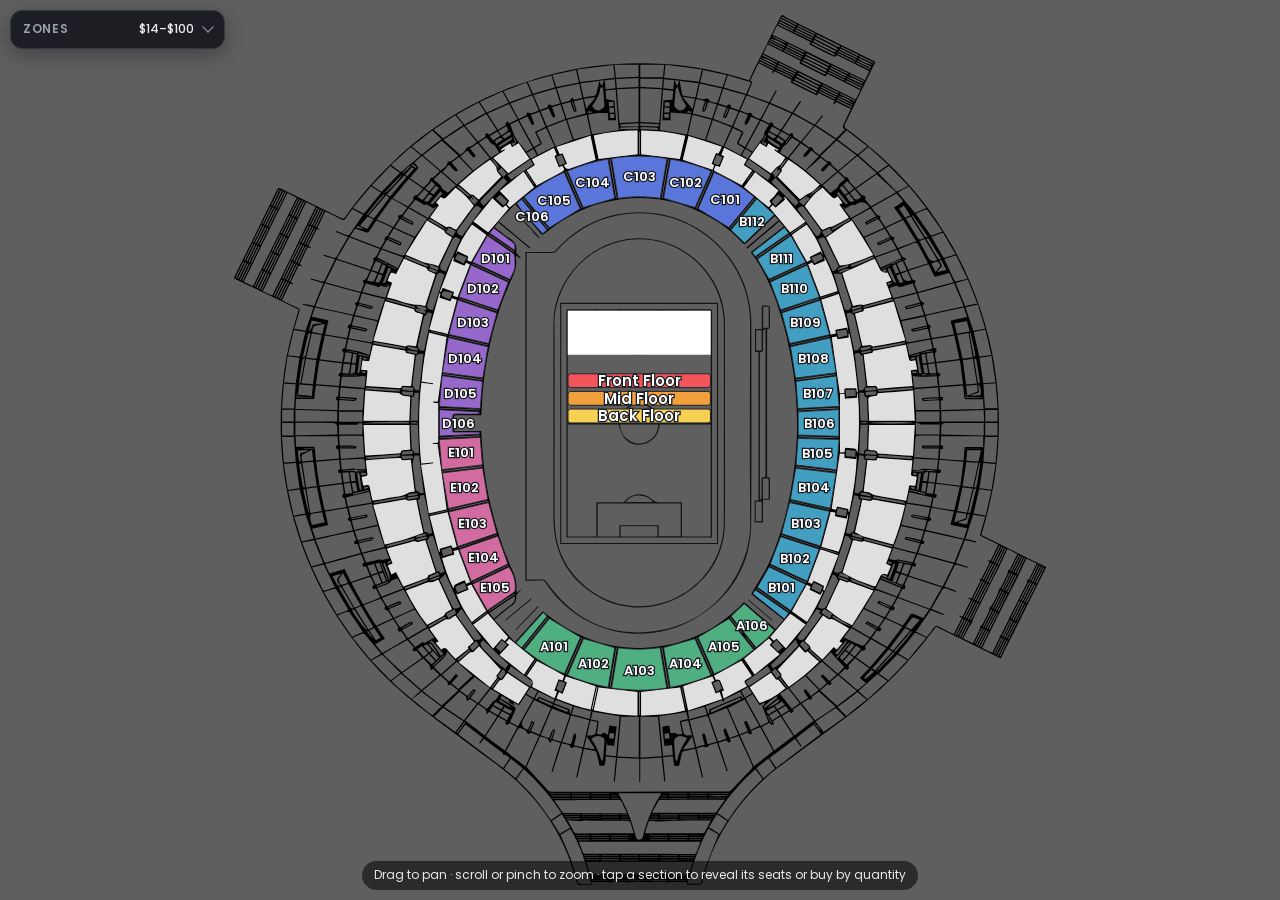
<file: index.html>
<!doctype html>
<html lang="en">
  <head>
    <meta charset="utf-8" />
    <meta
      name="viewport"
      content="width=device-width, initial-scale=1, maximum-scale=1, user-scalable=no, viewport-fit=cover"
    />
    <title>Stadium Seat Demo</title>
    <link rel="preconnect" href="https://fonts.googleapis.com" />
    <link rel="preconnect" href="https://fonts.gstatic.com" crossorigin />
    <link
      href="https://fonts.googleapis.com/css2?family=Poppins:wght@400;500;600;700&display=swap"
      rel="stylesheet"
    />
    <link rel="stylesheet" href="styles.css" />
  </head>
  <body>
    <div class="app">
      <main class="stage" id="stage">
        <p class="stage-msg" id="stage-msg">Loading layout…</p>
        <aside class="legend" id="legend" data-open="false" hidden>
          <button
            type="button"
            class="legend-toggle"
            id="legend-toggle"
            aria-expanded="false"
            aria-controls="legend-body"
          >
            <span class="legend-title">Zones</span>
            <span class="legend-range" id="legend-range"></span>
            <span class="legend-chevron" aria-hidden="true"></span>
          </button>
          <div class="legend-body" id="legend-body">
            <ul class="legend-list" id="legend-list"></ul>
          </div>
        </aside>
        <p class="hint" id="hint">
          Drag to pan · scroll or pinch to zoom · tap a section to reveal its
          seats or buy by quantity
        </p>
        <p class="toast" id="toast" hidden></p>
      </main>

      <footer class="bottombar" id="bottombar" data-open="false">
        <div class="bb-info">
          <div class="bb-head">
            <span class="bb-swatch"></span>
            <div class="bb-text">
              <span class="bb-label"></span>
              <span class="bb-zone"></span>
            </div>
            <span class="bb-price"></span>
            <button
              type="button"
              class="bb-clear"
              title="Clear selection (Esc)"
            >
              ×
            </button>
          </div>
          <div class="bb-qty" hidden>
            <button
              type="button"
              class="bb-step"
              data-step="-1"
              aria-label="One fewer"
            >
              −
            </button>
            <span class="bb-qty-value" aria-live="polite">1</span>
            <button
              type="button"
              class="bb-step"
              data-step="1"
              aria-label="One more"
            >
              +
            </button>
          </div>
          <ul class="bb-chips" hidden></ul>
        </div>
      </footer>
    </div>

    <script type="module" src="app.js"></script>
  </body>
</html>
</file>
<file: styles.css>
:root {
  /* Poppins comes from Google Fonts — the fallbacks keep the page usable
     offline, which is the demo's only network dependency. */
  --font:
    "Poppins", -apple-system, BlinkMacSystemFont, "Segoe UI", Roboto, sans-serif;
  --ease: cubic-bezier(0.2, 0.8, 0.2, 1);
  --bar-h: 0px; /* measured height of the open bottom bar, for the toast */
  --bg: #16181d;
  --panel: #1e2128;
  --panel-2: #262a33;
  --line: #343945;
  --text: #eceef2;
  --muted: #9aa1ae;
  --accent: #ffffff;
}

* {
  box-sizing: border-box;
}

@media (prefers-reduced-motion: reduce) {
  *,
  *::before,
  *::after {
    transition-duration: 0.01ms !important;
    animation-duration: 0.01ms !important;
  }
}

html,
body {
  height: 100%;
  margin: 0;
  overscroll-behavior: none;
}

body {
  background: var(--bg);
  color: var(--text);
  font: 15px/1.4 var(--font);
  -webkit-text-size-adjust: 100%;
}

/* The bar overlays the map rather than taking a grid row, so showing and hiding
   it slides a layer instead of reflowing (and re-fitting) the whole stage. */
.app {
  position: relative;
  display: grid;
  grid-template-rows: 1fr;
  height: 100dvh;
  overflow: hidden;
}

/* ---------- stage ---------- */

.stage {
  position: relative;
  overflow: hidden;
  background: #5f5f5f;
  /* the pan/pinch handlers own every gesture here */
  touch-action: none;
  -webkit-user-select: none;
  user-select: none;
  -webkit-tap-highlight-color: transparent;
}

.stage > svg {
  display: block;
  width: 100%;
  height: 100%;
}

.stage-msg {
  position: absolute;
  inset: 0;
  display: grid;
  place-content: center;
  margin: 0;
  color: #fff;
  text-align: center;
  padding: 24px;
}

.stage-msg[hidden] {
  display: none;
}

/* The hint is the opening instruction and disappears on first interaction; the
   toast reuses its pill for transient feedback afterwards, so they never
   compete for the same spot. */
.hint,
.toast {
  position: absolute;
  left: 50%;
  /* ride above the bottom bar instead of disappearing behind it */
  bottom: calc(var(--bar-h) + 10px);
  transform: translateX(-50%);
  margin: 0;
  padding: 6px 12px;
  border-radius: 999px;
  background: rgb(0 0 0 / 0.55);
  color: #e7e9ee;
  font-size: 12px;
  white-space: nowrap;
  pointer-events: none;
  transition:
    opacity 0.4s,
    bottom 280ms var(--ease);
}

.toast {
  background: rgb(0 0 0 / 0.78);
  font-weight: 500;
}

.hint[hidden],
.toast[hidden] {
  display: block;
  opacity: 0;
}

@media (max-width: 560px) {
  .hint,
  .toast {
    font-size: 11px;
    max-width: calc(100% - 24px);
    white-space: normal;
    text-align: center;
  }
}

/* ---------- legend ---------- */

.legend {
  position: absolute;
  top: max(10px, env(safe-area-inset-top));
  left: 10px;
  max-width: calc(100% - 20px);
  border-radius: 12px;
  background: rgb(22 24 29 / 0.9);
  border: 1px solid var(--line);
  box-shadow: 0 6px 20px rgb(0 0 0 / 0.3);
  overflow: hidden;
  /* the panel itself eases between its collapsed and expanded widths */
  transition: background 200ms ease;
}

.legend-toggle {
  display: flex;
  align-items: center;
  gap: 10px;
  width: 100%;
  padding: 10px 12px;
  border: 0;
  background: transparent;
  color: var(--text);
  font: inherit;
  font-size: 12px;
  text-align: left;
  cursor: pointer;
  touch-action: manipulation;
}

.legend-title {
  font-weight: 600;
  letter-spacing: 0.06em;
  text-transform: uppercase;
  color: var(--muted);
}

/* the collapsed pill still answers "what does a ticket cost here?" */
.legend-range {
  margin-left: auto;
  color: var(--text);
  font-weight: 500;
  font-variant-numeric: tabular-nums;
  opacity: 1;
  transition: opacity 200ms ease;
}

.legend[data-open="true"] .legend-range {
  opacity: 0;
}

.legend-chevron {
  width: 8px;
  height: 8px;
  flex: none;
  border-right: 1.6px solid var(--muted);
  border-bottom: 1.6px solid var(--muted);
  transform: translateY(-2px) rotate(45deg);
  transition: transform 280ms var(--ease);
}

.legend[data-open="true"] .legend-chevron {
  transform: translateY(1px) rotate(225deg);
}

/*
 * Height is animated from a measured pixel value set in JS rather than the
 * usual 0fr -> 1fr grid trick. That trick collapses here: `overflow: hidden`
 * zeroes the item's contribution, so the flexible track resolves to nothing but
 * the padding and the panel opens 10px tall. `display` cannot be transitioned
 * and `max-height` needs a magic number, so a measured height it is.
 */
.legend-body {
  height: 0;
  overflow: hidden;
  transition: height 280ms var(--ease);
}

.legend-list {
  margin: 0;
  padding: 0 12px 10px;
  list-style: none;
  font-size: 12px;
  opacity: 0;
  transition: opacity 180ms ease;
}

.legend[data-open="true"] .legend-list {
  opacity: 1;
  transition: opacity 220ms ease 80ms;
}

.legend-list li {
  display: flex;
  align-items: center;
  gap: 10px;
  padding: 5px 0;
  white-space: nowrap;
}

.legend-list li + li {
  border-top: 1px solid rgb(255 255 255 / 0.06);
}

.legend-name {
  display: flex;
  flex-direction: column;
  min-width: 0;
}

.legend-name b {
  font-weight: 500;
}

.legend-name small {
  color: var(--muted);
  font-size: 10.5px;
}

.legend-list em {
  margin-left: auto;
  padding-left: 16px;
  font-style: normal;
  font-weight: 600;
  font-variant-numeric: tabular-nums;
}

.swatch {
  width: 12px;
  height: 12px;
  border-radius: 3px;
  flex: none;
}

/* ---------- bottom bar ---------- */

.bottombar {
  position: absolute;
  left: 0;
  right: 0;
  bottom: 0;
  z-index: 2;
  display: flex;
  align-items: center;
  padding: 12px 14px;
  padding-bottom: max(12px, env(safe-area-inset-bottom));
  background: var(--panel);
  border-top: 1px solid var(--line);
  box-shadow: 0 -8px 24px rgb(0 0 0 / 0.35);

  transform: translateY(100%);
  opacity: 0;
  visibility: hidden;
  pointer-events: none;
  transition:
    transform 280ms var(--ease),
    opacity 180ms ease,
    visibility 0s linear 280ms;
}

.bottombar[data-open="true"] {
  transform: translateY(0);
  opacity: 1;
  visibility: visible;
  pointer-events: auto;
  transition:
    transform 280ms var(--ease),
    opacity 180ms ease,
    visibility 0s;
}

.bb-info {
  display: flex;
  flex-direction: column;
  gap: 10px;
  width: 100%;
}

.bb-head {
  display: flex;
  align-items: center;
  gap: 12px;
}

.bb-swatch {
  width: 34px;
  height: 34px;
  border-radius: 9px;
  flex: none;
}

.bb-text {
  display: flex;
  flex-direction: column;
  min-width: 0;
}

.bb-label {
  font-size: 20px;
  font-weight: 600;
  letter-spacing: 0.4px;
}

.bb-zone {
  color: var(--muted);
  font-size: 12px;
}

.bb-price {
  margin-left: auto;
  font-size: 20px;
  font-weight: 600;
  font-variant-numeric: tabular-nums;
}

.bb-clear {
  width: 32px;
  height: 32px;
  flex: none;
  border: 1px solid var(--line);
  border-radius: 8px;
  background: var(--panel-2);
  color: var(--text);
  font-size: 18px;
  line-height: 1;
  cursor: pointer;
  touch-action: manipulation;
}

/* ---------- quantity stepper ---------- */

.bb-qty {
  display: flex;
  align-items: center;
  gap: 4px;
}

.bb-qty[hidden] {
  display: none;
}

.bb-step {
  width: 40px;
  height: 36px;
  border: 1px solid var(--line);
  border-radius: 9px;
  background: var(--panel-2);
  color: var(--text);
  font: inherit;
  font-size: 20px;
  line-height: 1;
  cursor: pointer;
  touch-action: manipulation;
}

.bb-step:active:not(:disabled) {
  background: #333846;
}

/* a stepper that silently stops responding reads as broken — show the bound */
.bb-step:disabled {
  opacity: 0.35;
  cursor: default;
}

.bb-qty-value {
  min-width: 40px;
  text-align: center;
  font-size: 17px;
  font-weight: 600;
  font-variant-numeric: tabular-nums;
}

/* ---------- selected-seat chips ---------- */

.bb-chips {
  display: flex;
  gap: 6px;
  margin: 0;
  padding: 0 0 2px;
  list-style: none;
  overflow-x: auto;
  scrollbar-width: thin;
}

.bb-chips[hidden] {
  display: none;
}

.bb-chips li {
  display: flex;
  align-items: center;
  flex: none;
  height: 30px;
  padding-left: 10px;
  border: 1px solid var(--line);
  border-radius: 999px;
  background: var(--panel-2);
  font-size: 13px;
  font-weight: 600;
  letter-spacing: 0.3px;
}

.bb-chips button {
  width: 28px;
  height: 28px;
  border: 0;
  border-radius: 999px;
  background: transparent;
  color: var(--muted);
  font-size: 15px;
  line-height: 1;
  cursor: pointer;
  touch-action: manipulation;
}

.bb-chips button:hover {
  color: var(--text);
}

/* ---------- svg map ---------- */
/*
 * --k is the inverse of the current px-per-user-unit scale. Multiplying a
 * length by it pins that length to a constant on-screen size, so labels and
 * outlines stay legible instead of ballooning as the viewBox shrinks.
 */

.stage svg {
  --k: 1;
}

[data-kind] {
  cursor: pointer;
}

/* Revealing/collapsing a band fades it rather than popping display on/off, so
   it doesn't land on the same frame as the camera settling into fitTo() and
   read as a jump-cut. Opacity alone isn't enough to make a hidden band
   untappable, though: `pointer-events` is inherited, but [data-kind="seat"]
   sets its own `pointer-events: all` below, which — being a value on the
   element itself rather than inherited — wins over whatever the ancestor
   says. The descendant rule here restates `none` with higher specificity so
   a hidden band's seats can't still be hit while invisible. */
.band-fade {
  transition: opacity 260ms var(--ease);
}

.band-hidden {
  opacity: 0;
}

/* [data-kind] rules below set their own pointer-events at equal (0,1,0)
   specificity, so a plain `.band-hidden` selector here would only win by
   source order — fragile. Pairing the class with `[data-kind]` makes this
   (0,2,0), which beats any single [data-kind="…"] rule regardless of where
   it sits, so a hidden band's seats can't still be hit while invisible. */
[data-kind].band-hidden,
.band-hidden [data-kind] {
  pointer-events: none;
}

/* non-scaling-stroke gets constant on-screen width from the renderer itself.
   Sizing it with calc(Npx * var(--k)) instead meant every zoom frame had to
   rewrite --k and re-style all 39 sections. */
[data-kind="section"],
[data-kind="band"] {
  stroke: #23262d;
  stroke-width: 1;
  vector-effect: non-scaling-stroke;
  stroke-linejoin: round;
  pointer-events: fill;
}

[data-kind="seat"] {
  /* a transparent stroke widens the hit area of a 10px dot to a finger-sized
     13x13 tile without changing how it looks */
  stroke: transparent;
  stroke-width: 3;
  pointer-events: all;
}

@media (hover: hover) {
  [data-kind="section"]:hover,
  [data-kind="band"]:hover {
    stroke: #ffffffaa;
    stroke-width: 2;
  }

  [data-kind="seat"]:hover {
    stroke: #ffffffaa;
  }
}

[data-kind="section"].is-selected {
  stroke: var(--accent);
  stroke-width: 3;
}

[data-kind="seat"].is-selected {
  stroke: var(--accent);
  stroke-width: 2.5;
}

/* ---------- svg labels ---------- */

#labels {
  pointer-events: none;
  font-family: var(--font);
  font-weight: 600;
  text-anchor: middle;
  dominant-baseline: central;
}

.lbl-section,
.lbl-block,
.lbl-band {
  fill: #fff;
  stroke: #1a1c22;
  stroke-width: 2.5;
  vector-effect: non-scaling-stroke;
  paint-order: stroke fill;
  pointer-events: none;
}

.lbl-section {
  font-size: calc(13px * var(--k));
}

.lbl-block {
  font-size: calc(15px * var(--k));
}

/* the collapsed band's name, standing in for a section label — always
   visible like .lbl-section, not gated by the row/seat LOD rules below */
.lbl-band {
  font-size: calc(15px * var(--k));
}

/* row letters and seat numbers are pinned to the geometry, not the screen:
   they read as part of the seat grid and only appear once it is zoomed in */
.lbl-row {
  font-size: 9px;
  fill: #fff;
  stroke: #1a1c22;
  stroke-width: 1.4;
  paint-order: stroke fill;
  text-anchor: end;
}

.lbl-seat {
  font-size: 5px;
  font-weight: 500;
  fill: #1a1c22;
}

/* The three bands stack 66 units apart, which is a couple of pixels at
   full-stadium zoom, so their titles collide until the floor is zoomed into. */
.lbl-block,
.lbl-row,
.lbl-seat {
  display: none;
}

svg[data-lod="1"] .lbl-block,
svg[data-lod="1"] .lbl-row,
svg[data-lod="2"] .lbl-block,
svg[data-lod="2"] .lbl-row,
svg[data-lod="2"] .lbl-seat {
  display: inline;
}
</file>
